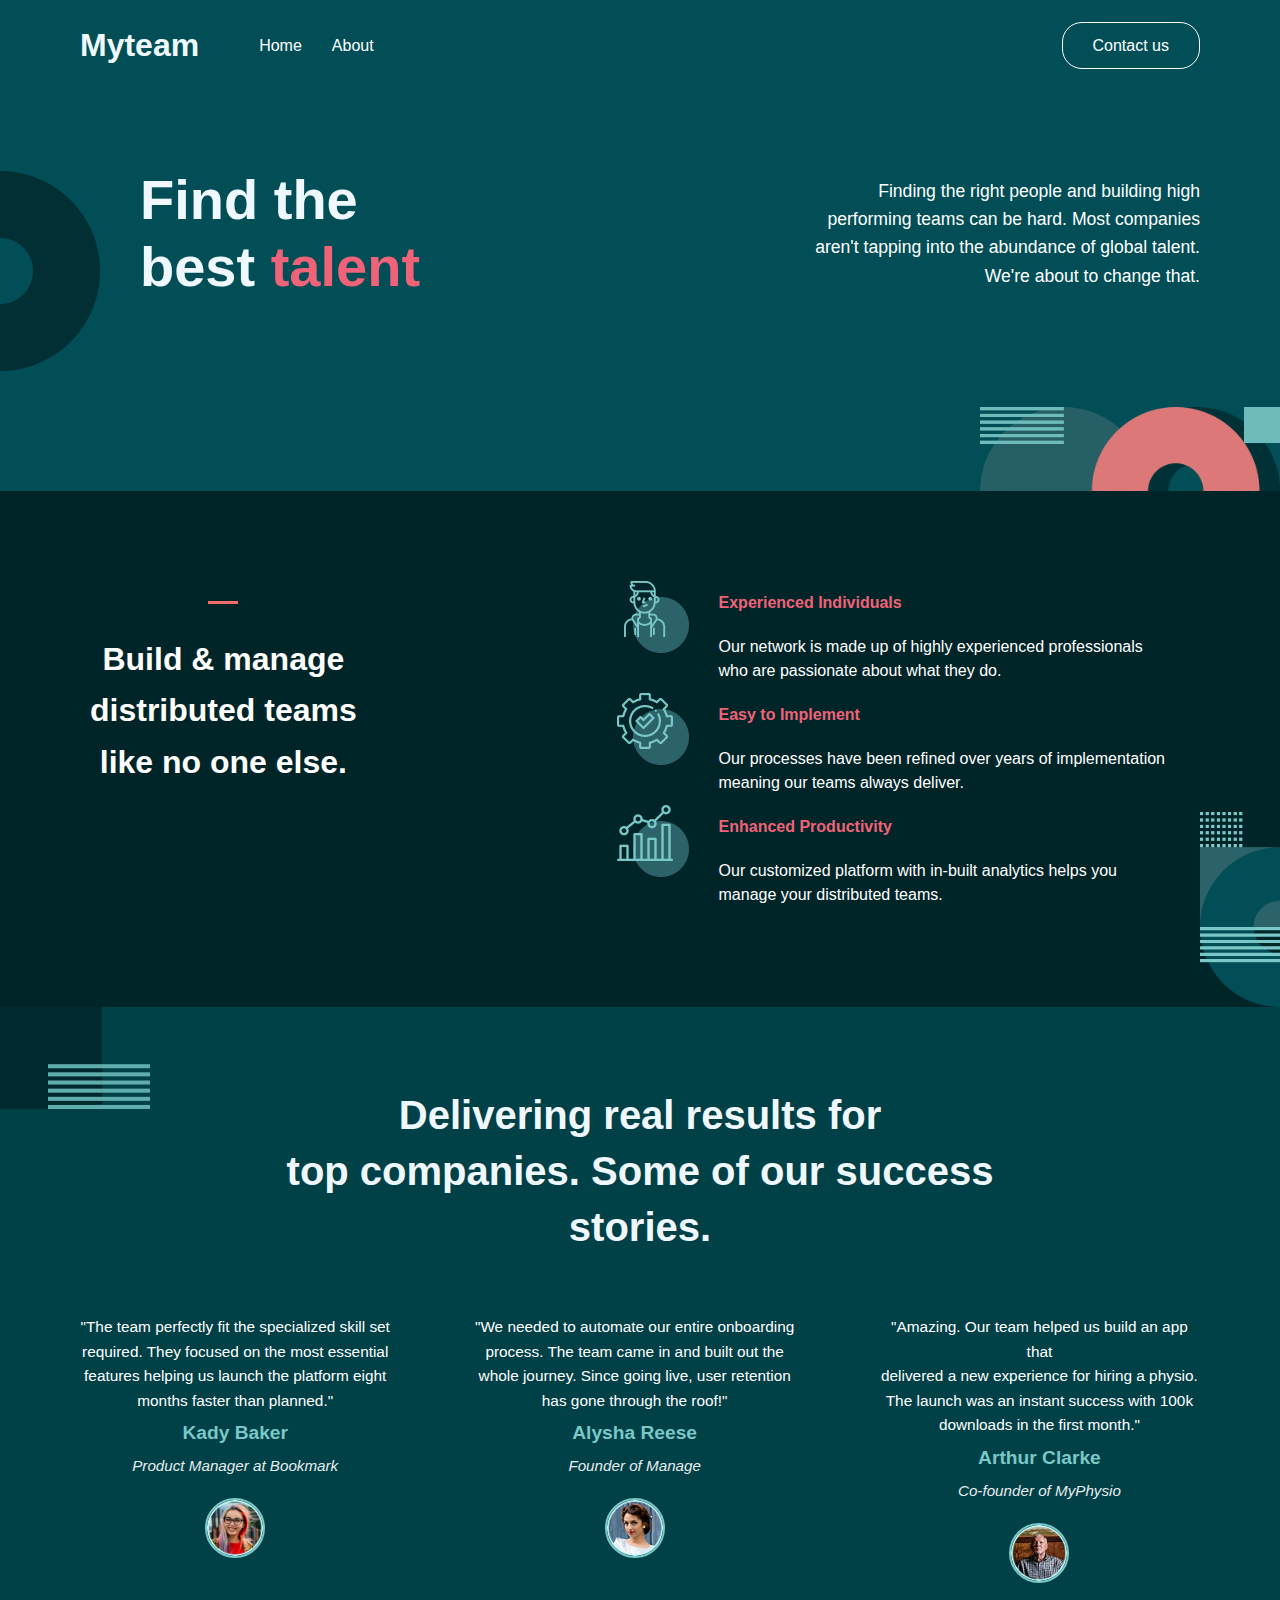
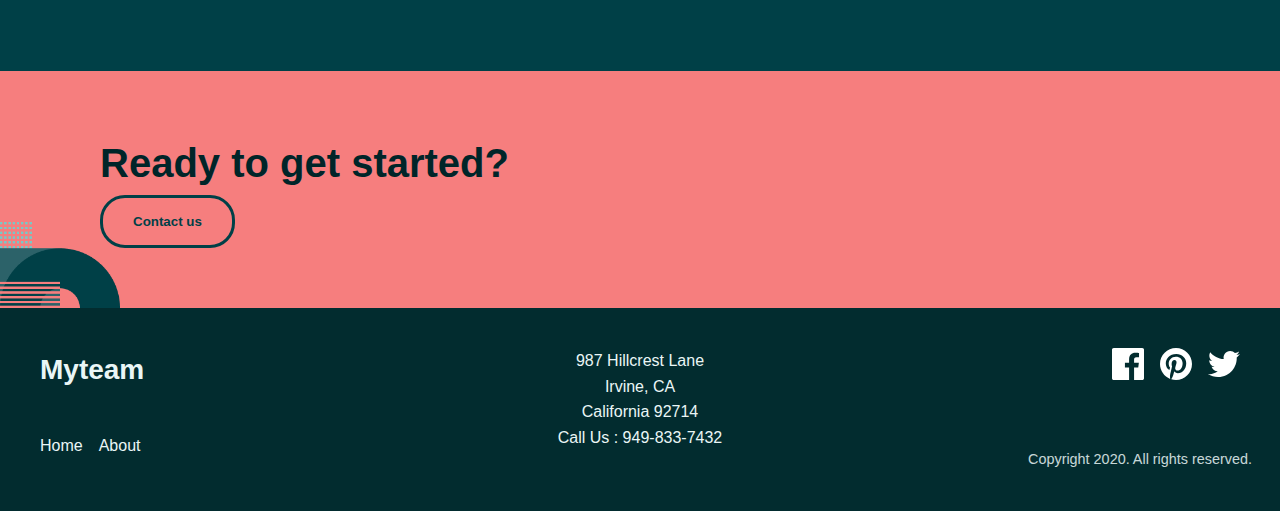
<file: index.html>
<!DOCTYPE html>
<html lang="en">
<head>
    <meta charset="UTF-8">
    <meta name="viewport" content="width=device-width, initial-scale=1.0">
    <title>myteam multi-page</title>
    <link rel="stylesheet" href="style.css/style.css">
    
</head>
<body>
    <!-- Header section  -->
    <header class="header">
        <div class="conatiner">
        <div class="header-content">
            <h1 class="logo">Myteam</h1>
            <nav class="navbar"> <!-- Fixed typo: nabvar -> navbar -->
                <ul class="nav-list">
                    <li><a href="#" class="nav-link">Home</a></li>
                    <li><a href="./pages/about.html" class="nav-link">About</a></li>
                </ul>
            </nav>
        </div>
        </div>
        <a href="#" class="nav-contact">Contact us</a>
    </header>
    <!-- Header section  -->
    <!-- Hero Section  -->
    <section class="hero-section">
        <div class="container">
        <!-- Left Side -->
        <div class="hero-left">
            <h1>Find the <br> best <span class="highlight">talent</span></h1>
            <img src="./images/Figmaimages.png" alt="Left decorative shape" class="left-image">
        </div>

        <!-- Right Side -->
        <div class="hero-right">
            <p>
                Finding the right people and building high <br>
                performing teams can be hard. Most companies <br>
                aren't tapping into the abundance of global talent.<br>
                We're about to change that.
            </p>
            <img src="./images/buttom-shape.png" alt="Bottom decorative shape" class="bottom-image">
        </div>
        </div>
    </section>

    <!-- Hero2 Section -->
    <section class="hero2">
        <div class="container">
        <div class="hero2-content">
            <div class="line"></div>
            <h3 class="text-center">Build & manage <br>distributed teams <br> like no one else.</h3>
        </div>
        <div class="feature-info">
            <div class="feature-item">
                <img src="./images/Group 11.png" alt="Feature Individuals" class="feature-icon">
                <div class="feature-text">
                    <h4><span class="highlight">Experienced Individuals</span></h4>
                    <p>Our network is made up of highly experienced professionals <br>who are passionate about what they do.</p>
                </div>
            </div>
            <div class="feature-item">
                <img src="./images/Group 12.png" alt="Feature Individuals" class="feature-icon">
                <div class="feature-text">
                    <h4><span class="highlight">Easy to Implement</span></h4>
                    <p>Our processes have been refined over years of implementation <br>meaning our teams always deliver.</p>
                </div>
            </div>
            <div class="feature-item">
                <img src="./images/Group 13@2x.png" alt="Feature Individuals" class="feature-icon">
                <div class="feature-text">
                    <h4><span class="highlight">Enhanced Productivity</span></h4>
                    <p>Our customized platform with in-built analytics helps you <br> manage your distributed teams.</p>
                </div>
            </div>
        </div>
        <img src="./images/right-imagesection.png" alt="design-rightside" class="right-design">
        </div>
    </section>
     <!-- Hero2 Section -->
    <!-- Testimonials  sections -->
    <section class="testimonial ">
        <div class="container">
        <img src="./images/testimonial-leftcornerphoto.png" alt="Decoration" class="left-corner-image">
        <h2>Delivering real results for <br>top companies. Some of our success stories.</h2>
        <div class="testimonial-grid"> <!-- Added wrapper for better layout -->
            <div class="testimonial-item">
                <p>"The team perfectly fit the specialized skill set <br>required. They focused on the most essential <br>features helping us launch the platform eight <br>months faster than planned."</p>
                <h4>Kady Baker</h4>
                <p>Product Manager at Bookmark</p>
                <img src="./images/kadybaker.png" alt="Kady Baker" class="testimonial-image">
            </div>
            <div class="testimonial-item">
                <p>"We needed to automate our entire onboarding <br> process. The team came in and built out the <br> whole journey. Since going live, user retention <br> has gone through the roof!"</p>
                <h4>Alysha Reese</h4>
                <p>Founder of Manage</p>
                <img src="./images/Aylsha.png" alt="Alysha Reese" class="testimonial-image">
            </div>
            <div class="testimonial-item">
                <p>"Amazing. Our team helped us build an app that <br>delivered a new experience for hiring a physio. <br>The launch was an instant success with 100k <br>downloads in the first month."</p>
                <h4>Arthur Clarke</h4>
                <p>Co-founder of MyPhysio</p>
                <img src="./images/Arthuer.png" alt="Arthur Clarke" class="testimonial-image">
            </div>
        </div>
        </div>
    </section>
    <!-- Testimonials  sections -->

    <!-- Contact Section -->
    <section class="contact">
        <div class="container">
        <img src="./images/decorationimg.png" alt="decoration2" class="contact-image">
        <h2>Ready to get started?</h2>
        <button class="btn-primary">Contact us</button>
        </div>
    <!-- Contact Section -->  
    </section>

    <!-- Footer section -  -->
    <footer class="footer">
        <div class="container">
        <div class="footer-content">
            <div class="footer-logo">Myteam</div>
            <ul class="footer-list">
                <li><a href="#" class="footer-link">Home</a></li>
                <li><a href="#" class="footer-link">About</a></li>
            </ul>
            <p>987 Hillcrest Lane<br>Irvine, CA<br>California 92714<br>Call Us : 949-833-7432</p>
            <div class="footer-social">
            <a href="https://facebook.com" target="_blank">
                <img src="images/facebook.svg" alt="Facebook">
            </a>
            <a href="https://pinterest.com" target="_blank">
                <img src="images/pinterest.svg" alt="Pinterest">
            </a>
            <a href="https://twitter.com" target="_blank">
                <img src="images/twitter.svg" alt="Twitter">
            </a>
            </div>
            <p class="footer-text">Copyright 2020. All rights reserved.</p>
        </div>
        </div>
    </footer>
    <!-- Footer section -  -->
</body>
</html>
</file>
<file: style.css/style.css>
* {
  margin: 0;
  padding: 0;
  box-sizing: border-box;
}

body {
  font-family: livvic, sans-serif;
  line-height: 1.6;
  color: #002529;
  width: 100%;
  min-height: 100vh; 
}


.container {
  width: 100%;
  max-width: 1440px;
  margin: 0 auto; 
  padding: 0 20px; 
}
/* Header section */
.header {
  display: flex;
  justify-content: space-between;
  align-items: center;
  padding: 20px 80px;
  background-color: #014E56;
  color: aliceblue;
  width: 100%;
}

.header-content {
  display: flex;
  align-items: center;
  gap: 60px;
}

.nav-list {
  display: flex;
  list-style: none;
  gap: 30px;
}

.nav-list a {
  text-decoration: none;
  color: white;
  font-weight: 500;
  transition: color 0.3s ease; /* ADDED: Smooth hover transition */
}

.nav-list a:hover {
  color: #79c8c7; /* ADDED: Hover effect */
}

.nav-contact {
  text-decoration: none;
  color: white;
  font-weight: 500;
  padding: 10px 30px;
  border-radius: 20px;
  border: 1px solid white;
  transition: all 0.3s ease; /* ADDED: Smooth transition */
}

.nav-contact:hover {
  background-color: white; /* ADDED: Hover effect */
  color: #014E56;
}

/* Hero Section */
.hero-section {
  min-height: 400px;
  padding: 60px 0; 
  background-color: #014E56;
  position: relative;
  overflow: hidden;
  color: aliceblue;
}

.hero-section .container {
  display: flex;
  justify-content: space-between;
  align-items: center;
  padding: 0 80px; /* FIXED: Added specific padding for hero section */
}

.highlight {
  color: #f06277;
}

.hero-left {
  flex: 0 auto;
  max-width: 600px;
  width: 600px; /* FIXED: Set fixed width to prevent expansion */
}

.hero-left h1 {
  font-size: 3.5rem; /* FIXED: Set fixed size to prevent movement */
  font-weight: bold;
  color: aliceblue;
  margin: 15px;
  margin-left: 60px;
  line-height: 1.2;
  width: 100%;
  word-wrap: break-word; /* ADDED: Prevent text overflow */
}

.hero-right {
  text-align: right;
  flex: 0 0 auto;
  max-width: 500px;
}

.hero-right p {
  font-size: clamp(0.9rem, 2vw, 1.1rem);
  color: white;
  line-height: 1.6;
  margin: 0 auto;
}

.left-image {
  position: absolute;
  left: 0px;
  top: 20%;
  width: 100px;
  height: auto;
  z-index: 1;
}

.bottom-image {
  position: absolute;
  right: 0px;
  bottom: 0px;
  width: 300px;
  height: auto;
  z-index: 1;
  opacity: 0.9;
  max-width: 100%;
  display: block;
}
/* Hero Section */

/* Hero2 Section */
.hero2 {
  width: 100%;
  padding: 90px 0; /* FIXED: Changed from padding: 90px to padding: 90px 0 */
  background-color: #002529;
  color: #fff;
  position: relative;
}

.hero2 .container {
  display: flex;
  justify-content: space-between;
  align-items: flex-start;
  padding: 0 90px; /* ADDED: Specific padding for hero2 */
  gap: 60px; /* FIXED: Moved gap here from parent */
}

.feature-item {
  display: flex;
  justify-content: flex-start;
  gap: 5px;
}

.feature-icon {
  width: 72px;
  height: 72px;
}

.feature-text h4, 
.feature-text p { 
  padding: 10px 25px;
  font-size: clamp(0.8rem, 1.5vw, 1rem); 
  letter-spacing: 0px;
  line-height: 1.5; 
}

.text-center {
  max-width: 445px; /* FIXED: Changed from fixed width to max-width */
  /* REMOVED: height, top, left positioning */
  padding-top: 10px;
  font-size: clamp(1.5rem, 3vw, 2rem); /* FIXED: Made responsive */
  text-align: center; /* ADDED: Actually center the text */
  margin: 0 auto; /* ADDED: Center the element */
}

.line {
  width: 30px;
  height: 3px;
  background-color: #f56a6a;
  margin: 20px auto; /* FIXED: Added auto to center the line */
}

.right-design {
  position: absolute;
  bottom: 0;
  right: 0;
  width: 80px;
  height: auto;
  pointer-events: none;
}
/* Hero2 Section */

/* Testimonials section */
.testimonial {
  background-color: #004047;
  color: aliceblue;
  padding: 80px 20px;
  text-align: center;
  position: relative;
}

.testimonial h2 {
  font-size: clamp(1.8rem, 4vw, 2.5rem); /* FIXED: Better responsive sizing */
  font-weight: 700;
  max-width: 800px;
  margin: 0 auto 60px;
  line-height: 1.4; /* FIXED: Changed from 24px to relative value */
}

.testimonial-grid {
  display: flex;
  justify-content: center;
  gap: 4px;
  flex-wrap: wrap;
}

.testimonial-item {
  max-width: 320px;
  margin: 0 auto;
  position: relative;
  font-size: clamp(0.9rem, 1.5vw, 1.1rem); /* FIXED: Better responsive sizing */
  line-height: 1.6;
  color: #ffffff;
}

.testimonial-item p {
  margin-bottom: 5px;
  color: #ffffff;
  font-size: clamp(0.85rem, 1.2vw, 1rem); /* FIXED: Better responsive sizing */
}

.testimonial-item h4 {
  color: #79c8c7;
  margin-bottom: 5px;
  font-weight: 700;
  font-size: clamp(1rem, 1.5vw, 1.2rem); /* FIXED: Better responsive sizing */
}

.testimonial-item p:nth-of-type(2) {
  font-style: italic;
  font-size: clamp(0.8rem, 1.2vw, 0.95rem);
  color: #ffffff;
  opacity: 0.9;
}

.testimonial-image {
  width: 60px;
  height: 60px;
  border-radius: 50%;
  margin-top: 15px;
  border: 2px solid #79c8c7;
}

.left-corner-image {
  position: absolute;
  top: 0;
  left: 0;
  width: 150px;
  height: auto;
  opacity: 0.8;
  pointer-events: none;
}
/* Testimonials section */

/* Contact Section */

.contact {
  position: relative;
  padding: 60px 80px;
  background-color: #F67E7E;
}
.contact-content {
  display: flex;
  align-items: center;
  justify-content:space-around; 
  max-width: 1200px;
  margin: 0 auto;
}

.contact h2 {
  font-size: clamp(2rem, 4vw, 2.5rem);
  font-weight: bold;
  color: #002529;
  margin: 0;
}
.btn-primary {
  padding: 1rem 30px;
  border: 3px solid #004047;
  border-radius: 25px;
  background-color: transparent;
  color: #004047;
  font-weight: 900;
  cursor: pointer;
  transition: all 0.3s ease;
  text-decoration: none;
  white-space: nowrap;
}

.contact .btn-primary:hover {
  background-color: #004047;
  color: #F67E7E;
}
.contact-image {
  position: absolute;
  bottom: 0;
  left: 0;
  width: 120px;
  height: auto;
  pointer-events: none;
}
/* Contact Section */

/* FOOTER Section */
.footer {
  background: #022c2f;
  color: #eaf6f6;
  padding: 40px 20px;
}

.footer .footer-content {
  width: 100%;
  max-width: 1440px;
  margin: 0 auto;
  display: grid;
  grid-template-columns: 300px 1fr 300px; /* FIXED: 3 columns layout */
  grid-template-areas: 
      "logo contact social"
      "nav contact footer-text"; /* FIXED: footer-text under social */
  gap: 24px 48px;
  align-items: start;
}

.footer-logo {
  font-weight: 800;
  font-size: 28px;
  grid-area: logo;
}

.footer-list {
  grid-area: nav;
  list-style: none;
  display: flex;
  gap: 16px;
  padding: 0;
  margin: 4px 0 0;
}

.footer-list a {
  color: #eaf6f6;
  text-decoration: none;
  transition: color 0.3s ease;
}

.footer-list a:hover {
  color: #f06277;
}
.footer-content > p {
  grid-area: contact;
  text-align: center;
  line-height: 1.6;
}

.footer-social {
  grid-area: social;
  justify-self: end;
  display: flex;
  gap: 16px;
  list-style: none;
}

.footer-social img,
.footer-social i {
  width: 2rem;
  height: 2rem;
  display: inline-block;
  color: #fff;
}

.footer-social a img {
  transition: opacity 0.3s ease, transform 0.3s ease;
}

.footer-social a:hover img {
  opacity: 0.6;
  transform: scale(1.1);
}

.footer-text {
  grid-area: footer-text;
  justify-self: end; /* FIXED: Right-aligned under socials */
  margin-top: 100px;
  margin-right: -360px;
  font-size: 0.9rem;
  opacity: 0.85;
}
/* FOOTER Section */

/* ------------------------------
   RESPONSIVE BREAKPOINTS
--------------------------------*/
/* Tablets (≤ 1024px) */
@media (max-width: 1024px) {
  .header {
    padding: 20px 40px;
  }

  .hero-section .container {
    flex-direction: column;
    text-align: center;
    padding: 0 40px;
    gap: 20px;
  }

  .hero-left {
    max-width: 100%;
    width: auto;
  }

  .hero-left h1 {
    font-size: 2.8rem;
    margin: 20px 0;
  }

  .hero-right {
    max-width: 100%;
    text-align: center;
  }

  .hero2 .container {
    flex-direction: column;
    text-align: center;
    padding: 0 40px;
    gap: 40px;
  }

  .contact-content {
    flex-direction: column;
    gap: 20px;
    text-align: center;
  }

  .footer .footer-content {
    grid-template-columns: 1fr 1fr;
    grid-template-areas: 
      "logo social"
      "nav nav"
      "contact contact"
      "footer-text footer-text";
    text-align: center;
    gap: 24px;
  }

  .footer-social {
    justify-self: center;
  }

  .footer-text {
    justify-self: center;
    margin: 0;
  }
}

/* Mobiles (≤ 768px) */
@media (max-width: 768px) {
  .header {
    flex-direction: column;
    padding: 20px;
    gap: 16px;
  }

  .header-content {
    flex-direction: column;
    gap: 16px;
  }

  .nav-list {
    flex-direction: column;
    gap: 12px;
  }

  .hero-left h1 {
    font-size: 2.2rem;
    margin-left: 0;
  }

  .hero-right p {
    font-size: 1rem;
  }

  .testimonial-grid {
    flex-direction: column;
    gap: 20px;
  }

  .contact {
    padding: 40px 20px;
  }

  .btn-primary {
    width: 100%;
    max-width: 300px;
  }

  .footer .footer-content {
    grid-template-columns: 1fr;
    grid-template-areas: 
      "logo"
      "nav"
      "social"
      "contact"
      "footer-text";
    text-align: center;
    gap: 16px;
  }

  .footer-social {
    justify-content: center;
  }
}

/* Small Phones (≤ 480px) */
@media (max-width: 480px) {
  .hero-left h1 {
    font-size: 1.8rem;
  }

  .testimonial h2 {
    font-size: 1.5rem;
  }

  .contact h2 {
    font-size: 1.6rem;
  }

  .btn-primary {
    font-size: 0.9rem;
    padding: 0.8rem 20px;
  }

  .footer-logo {
    font-size: 1.4rem;
  }
}
</file>
